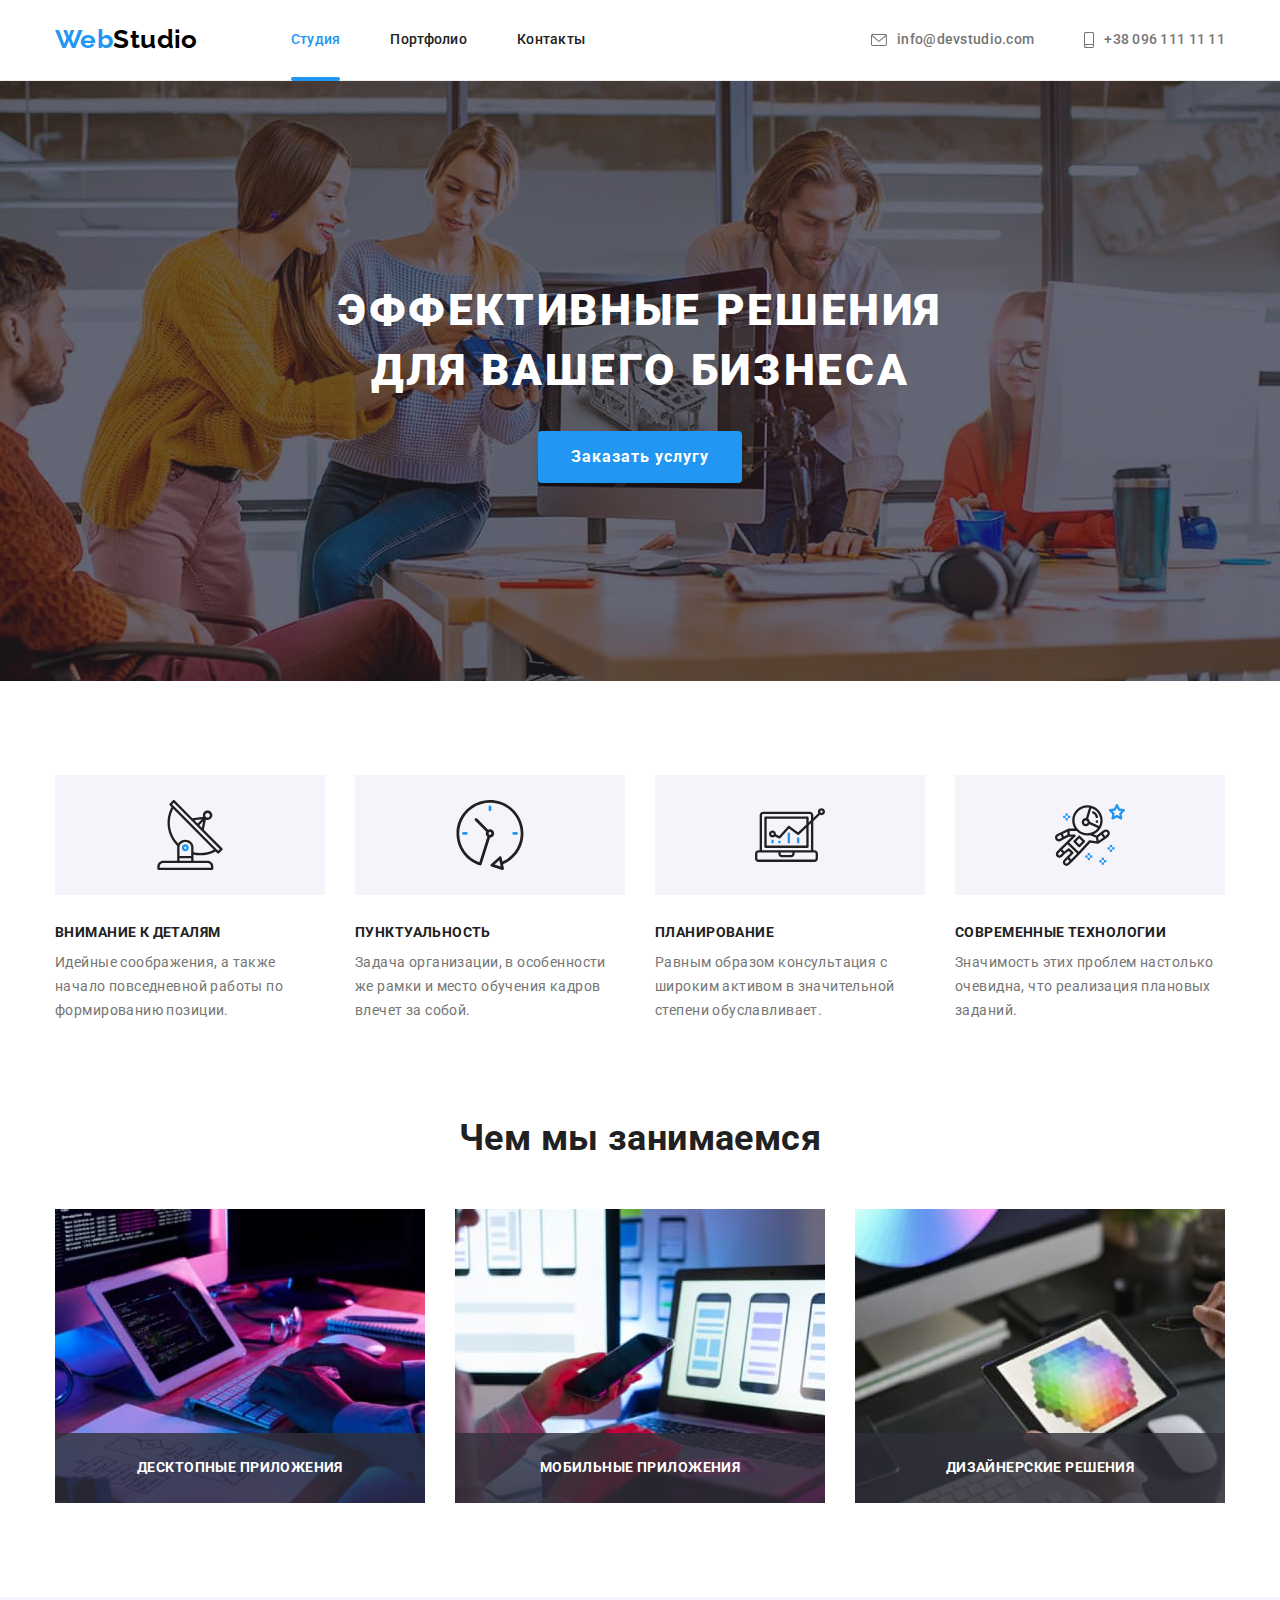
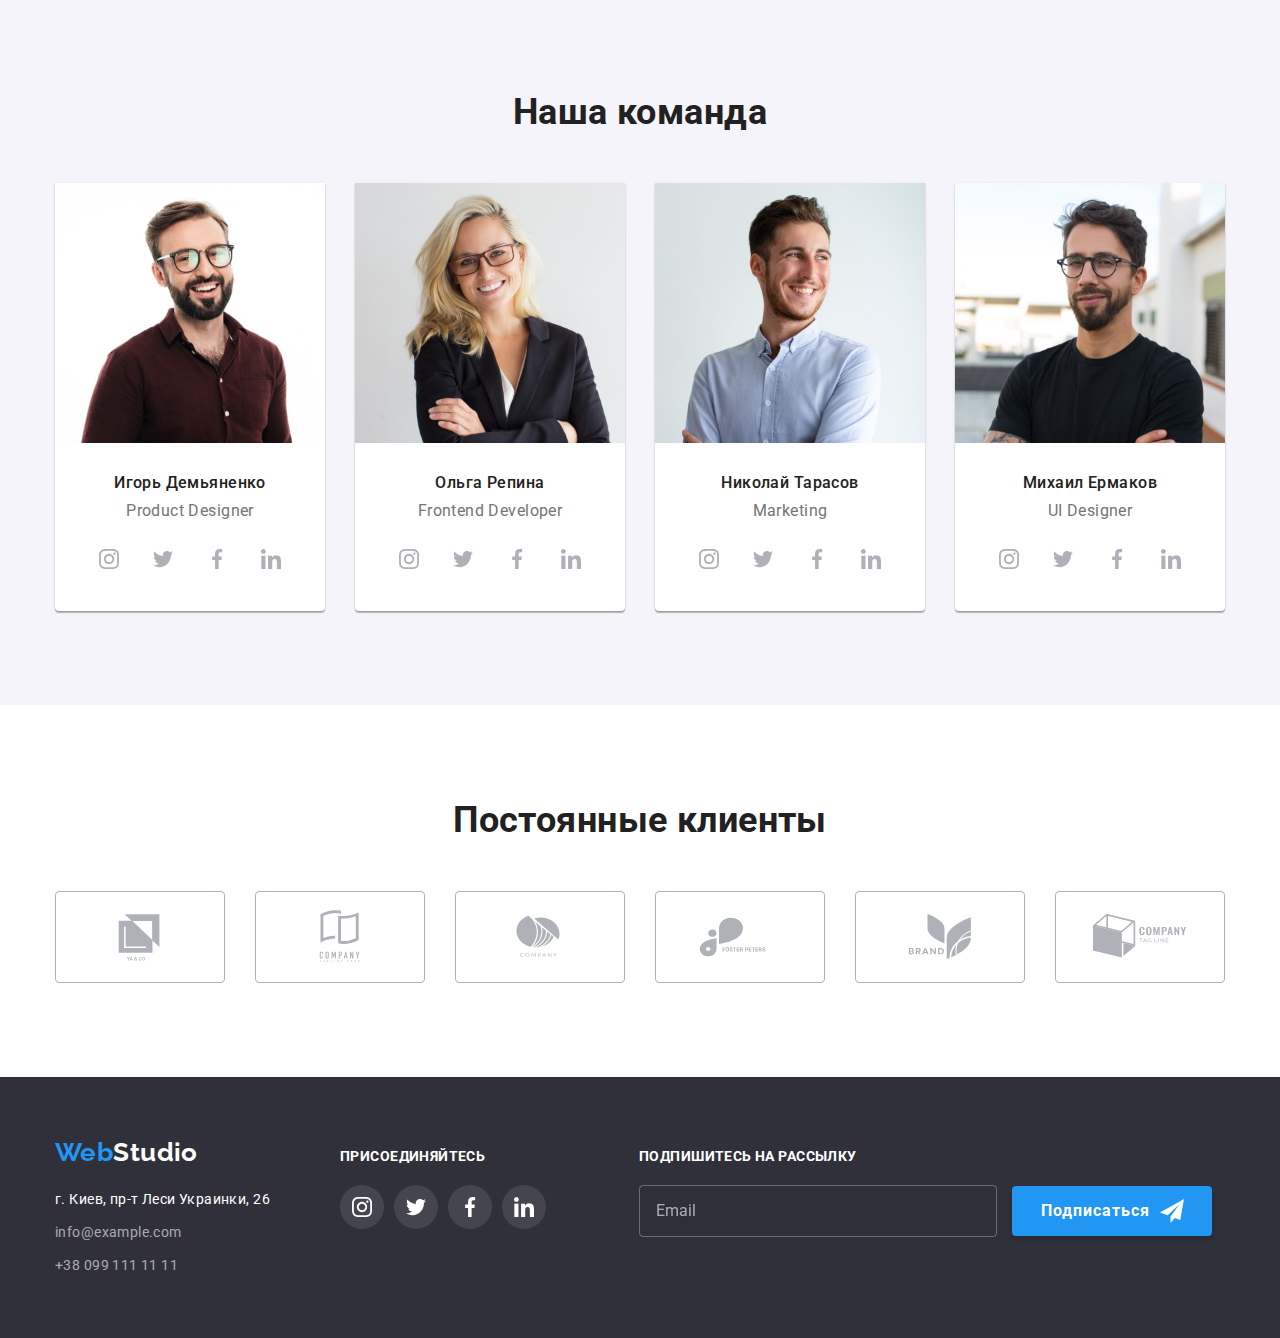
<file: index.html>
<!DOCTYPE html>
<html lang="ru">
<head>
    <meta charset="UTF-8">
    <meta http-equiv="X-UA-Compatible" content="IE=edge">
    <meta name="viewport" content="width=device-width, initial-scale=1.0">
    <title>Студия</title>
    <link href="https://fonts.googleapis.com/css2?family=Raleway:wght@700&family=Roboto:wght@400;500;700;900&display=swap"
        rel="stylesheet">
    <link rel="stylesheet" href="https://cdnjs.cloudflare.com/ajax/libs/modern-normalize/1.1.0/modern-normalize.min.css">
    <link rel="stylesheet" href="./css/styles.css">
</head>
<body>
    <header class="header">
        <div class="container">
            <nav class="nav">
                <a href="/" class="logo"><span class="web-logo">Web</span>Studio</a>
                <ul class="site-nav">
                    <li class="site-pages"><a href="./index.html" class="site-nav-items active">Студия</a></li>
                    <li class="site-pages"><a href="./portfolio.html" class="site-nav-items">Портфолио</a></li>
                    <li class="site-pages"><a href="" class="site-nav-items">Контакты</a></li>
                </ul>
            </nav>
            <ul class="contacts-nav">
                <li class="connect">
                    <a href="mailto:info@devstudio.com" class="contacts-nav-items">
                        <svg class="connect-icon" width="16" height="12">
                            <use href="./images/icons.svg#icon-envelope"></use>
                        </svg>
                    info@devstudio.com</a>
                </li>
                <li class="connect">
                    <a href="tel:+380961111111" class="contacts-nav-items">
                        <svg class="connect-icon" width="10px" height="16px">
                            <use href="./images/icons.svg#icon-smartphone"></use>
                        </svg>
                    +38 096 111 11 11</a>
                </li>
            </ul>
        </div>
    </header>
    <main>
        <!-- шапка-->
        <section class="main-section">
        <div class="container">
            <h1 class="main-section-title">Эффективные решения для вашего бизнеса</h1>
            <button type="button" class="main-button" data-modal-open>Заказать услугу</button>
        </div>
        </section>
        <!--особенности-->
        <section class="features-section">
            <div class="container">
            <!--неотображаемый заголовок-->
            <h2 class="visually-hidden">Особенности</h2>
            <ul class="features-list">
                <li class="features-list-items icon-antenna">
                    <h3 class="title">Внимание к деталям</h3>
                    <p class="features-text">Идейные соображения, а также начало повседневной работы по формированию позиции.</p>
                </li>
                <li class="features-list-items icon-clock">
                    <h3 class="title">Пунктуальность</h3>
                    <p class="features-text">Задача организации, в особенности же рамки и место обучения кадров влечет за собой.</p>
                </li>
                <li class="features-list-items icon-diagram">
                    <h3 class="title">Планирование</h3>
                    <p class="features-text">Равным образом консультация с широким активом в значительной степени обуславливает.</p>
                </li>
                <li class="features-list-items icon-astronaut">
                    <h3 class="title">Современные технологии</h3>
                    <p class="features-text">Значимость этих проблем настолько очевидна, что реализация плановых заданий.</p>
                </li>
            </ul>
            </div>
        </section>
        <!--чем мы занимаемся-->
        <section class="projects-section">
            <div class="container">
            <h2 class="section-title">Чем мы занимаемся</h2>
            <ul class="our-projects">
                <li class="our-projects-item">
                    <div class="projects-thumb">
                        <img class="our-projects-img" src="./images/web-sites.jpg" alt="Веб-сайты" width="370">
                        <p class="label">Десктопные приложения</p>
                    </div>
                </li>
                <li class="our-projects-item">
                    <div class="projects-thumb">
                        <img class="our-projects-img" src="./images/mobile-app.jpg" alt="Приложения" width="370">
                        <p class="label">Мобильные приложения</p>
                    </div>
                </li>
                <li class="our-projects-item">
                    <div class="projects-thumb">
                        <img class="our-projects-img" src="./images/design.jpg" alt="Дизайн" width="370">
                        <p class="label">Дизайнерские решения</p>
                    </div>
                </li>
            </ul>
            </div>
        </section>
        <!--наша команда-->
        <section class="team-section">
            <div class="container">
            <h2 class="section-title">Наша команда</h2>
            <ul class="team-list">
                <li class="team">
                    <img class="team-img" src="./images/igor.jpg" alt="Игорь Демьяненко" width="270">
                    <h3 class="team-list-title">Игорь Демьяненко</h3>
                    <p class="team-position">Product Designer</p>
                    <ul class="team-social-list">
                        <li class="team-social-list-item"><a href="" class="team-social-link">
                            <svg width="20" height="20" class="team-social-icon">
                                <use href="./images/icons.svg#icon-instagram"></use>
                            </svg>
                        </a></li>
                        <li class="team-social-list-item"><a href="" class="team-social-link">
                            <svg width="20px" height="20px" class="team-social-icon">
                                <use href="./images/icons.svg#icon-twitter"></use>
                            </svg>
                        </a></li>
                        <li class="team-social-list-item"><a href="" class="team-social-link">
                            <svg width="20px" height="20px" class="team-social-icon">
                                <use href="./images/icons.svg#icon-facebook"></use>
                            </svg>
                        </a></li>
                        <li class="team-social-list-item"><a href="" class="team-social-link">
                            <svg width="20px" height="20px" class="team-social-icon">
                                <use href="./images/icons.svg#icon-linkedin"></use>
                            </svg>
                        </a></li>
                    </ul>
                </li>
                <li class="team">
                    <img class="team-img" src="./images/olga.jpg" alt="Ольга Репина" width="270">
                    <h3 class="team-list-title">Ольга Репина</h3>
                    <p class="team-position">Frontend Developer</p>
                    <ul class="team-social-list">
                        <li class="team-social-list-item"><a href="" class="team-social-link">
                                <svg width="20" height="20" class="team-social-icon">
                                    <use href="./images/icons.svg#icon-instagram"></use>
                                </svg>
                            </a></li>
                        <li class="team-social-list-item"><a href="" class="team-social-link">
                                <svg width="20px" height="20px" class="team-social-icon">
                                    <use href="./images/icons.svg#icon-twitter"></use>
                                </svg>
                            </a></li>
                        <li class="team-social-list-item"><a href="" class="team-social-link">
                                <svg width="20px" height="20px" class="team-social-icon">
                                    <use href="./images/icons.svg#icon-facebook"></use>
                                </svg>
                            </a></li>
                        <li class="team-social-list-item"><a href="" class="team-social-link">
                                <svg width="20px" height="20px" class="team-social-icon">
                                    <use href="./images/icons.svg#icon-linkedin"></use>
                                </svg>
                            </a></li>
                    </ul>
                </li>
                <li class="team">
                    <img class="team-img" src="./images/nikolay.jpg" alt="Николай Тарасов" width="270">
                    <h3 class="team-list-title">Николай Тарасов</h3>
                    <p class="team-position">Marketing</p>
                    <ul class="team-social-list">
                        <li class="team-social-list-item"><a href="" class="team-social-link">
                                <svg width="20" height="20" class="team-social-icon">
                                    <use href="./images/icons.svg#icon-instagram"></use>
                                </svg>
                            </a></li>
                        <li class="team-social-list-item"><a href="" class="team-social-link">
                                <svg width="20px" height="20px" class="team-social-icon">
                                    <use href="./images/icons.svg#icon-twitter"></use>
                                </svg>
                            </a></li>
                        <li class="team-social-list-item"><a href="" class="team-social-link">
                                <svg width="20px" height="20px" class="team-social-icon">
                                    <use href="./images/icons.svg#icon-facebook"></use>
                                </svg>
                            </a></li>
                        <li class="team-social-list-item"><a href="" class="team-social-link">
                                <svg width="20px" height="20px" class="team-social-icon">
                                    <use href="./images/icons.svg#icon-linkedin"></use>
                                </svg>
                            </a></li>
                    </ul>
                </li>
                <li class="team">
                    <img class="team-img" src="./images/mikhail.jpg" alt="Михаил Ермаков" width="270">
                    <h3 class="team-list-title">Михаил Ермаков</h3>
                    <p class="team-position">UI Designer</p>
                    <ul class="team-social-list">
                        <li class="team-social-list-item"><a href="" class="team-social-link">
                                <svg width="20" height="20" class="team-social-icon">
                                    <use href="./images/icons.svg#icon-instagram"></use>
                                </svg>
                            </a></li>
                        <li class="team-social-list-item"><a href="" class="team-social-link">
                                <svg width="20px" height="20px" class="team-social-icon">
                                    <use href="./images/icons.svg#icon-twitter"></use>
                                </svg>
                            </a></li>
                        <li class="team-social-list-item"><a href="" class="team-social-link">
                                <svg width="20px" height="20px" class="team-social-icon">
                                    <use href="./images/icons.svg#icon-facebook"></use>
                                </svg>
                            </a></li>
                        <li class="team-social-list-item"><a href="" class="team-social-link">
                                <svg width="20px" height="20px" class="team-social-icon">
                                    <use href="./images/icons.svg#icon-linkedin"></use>
                                </svg>
                            </a></li>
                    </ul>
                </li>
            </ul>
            </div>
        </section>
        <!--постоянные клиенты-->
        <section class="clients-section">
            <div class="container">
                <h2 class="section-title">Постоянные клиенты</h2>
                <ul class="clients">
                    <li class="clients-item"><a href="" class="clients-link">
                        <svg class="clients-icon" width="106" height="60">
                            <use href="./images/icons.svg#icon-client-1"></use>
                        </svg>
                    </a></li>
                    <li class="clients-item"><a href="" class="clients-link">
                        <svg class="clients-icon" width="106" height="60">
                            <use href="./images/icons.svg#icon-client-2"></use>
                        </svg>
                    </a></li>
                    <li class="clients-item"><a href="" class="clients-link">
                        <svg class="clients-icon" width="106" height="60">
                            <use href="./images/icons.svg#icon-client-3"></use>
                        </svg>
                    </a></li>
                    <li class="clients-item"><a href="" class="clients-link">
                        <svg class="clients-icon" width="85" height="40">
                            <use href="./images/icons.svg#icon-client-4"></use>
                        </svg>
                    </a></li>
                    <li class="clients-item"><a href="" class="clients-link">
                        <svg class="clients-icon" width="106" height="60">
                            <use href="./images/icons.svg#icon-client-5"></use>
                        </svg>
                    </a></li>
                    <li class="clients-item"><a href="" class="clients-link">
                        <svg class="clients-icon" width="106" height="60">
                            <use href="./images/icons.svg#icon-client-6"></use>
                        </svg>
                    </a></li>
                </ul>
            </div>
        </section>
    </main>
    <footer class="footer">
        <div class="container footer-container">
            <div class="footer-connect">
                <a href="/" class="footer-logo"><span class="web-logo">Web</span>Studio</a>
                <address>
                <ul class="footer-list">
                    <li class="footer-items"><p class="footer-text">г. Киев, пр-т Леси Украинки, 26</p></li>
                    <li class="footer-items"><a href="mailto:info@example.com" class="footer-list-items">info@example.com</a></li>
                    <li class="footer-items"><a href="tel:+380991111111" class="footer-list-items">+38 099 111 11 11</a></li>
                </ul>
                </address>
            </div>
            <div class="social-network">
                <p class="social-text">Присоединяйтесь</p>
                <ul class="social-list">
                    <li class="social-list-item"><a href="" class="social-list-link">
                        <svg class="social-list-icon" width="20" height="20">
                            <use href="./images/icons.svg#icon-instagram"></use>
                        </svg>
                    </a></li>
                    <li class="social-list-item"><a href="" class="social-list-link">
                        <svg class="social-list-icon" width="20" height="20">
                            <use href="./images/icons.svg#icon-twitter"></use>
                        </svg>
                    </a></li>
                    <li class="social-list-item"><a href="" class="social-list-link">
                        <svg class="social-list-icon" width="20" height="20">
                            <use href="./images/icons.svg#icon-facebook"></use>
                        </svg>
                    </a></li>
                    <li class="social-list-item"><a href="" class="social-list-link">
                        <svg class="social-list-icon" width="20" height="20">
                            <use href="./images/icons.svg#icon-linkedin"></use>
                        </svg>
                    </a></li>
                </ul>
            </div>
            <div class="footer-subscribe">
                <p class="footer-subscribe-text">Подпишитесь на рассылку</p>
                <form name="subscribe-form">
                    <label for="subscribe-email" class="subscribe-label"></label>
                    <input type="email" name="subscribe-email" id="subscribe-email" placeholder="Email" class="subscribe-input">
                    <button class="subscribe-btn" type="submit">
                        <span class="subscribe-text">Подписаться</span>
                        <svg class="subscribe-icon" width="24" height="24">
                            <use href="./images/icons.svg#icon-send"></use>
                        </svg>
                    </button>                  
                </form>
            </div>
        </div>
    </footer>
    <div class="backdrop is-hidden" data-modal>
        <div class="modal">
            <button class="close-button" data-modal-close>
                <svg class="icon-close-black" width="18" height="18">
                    <use href="./images/icons.svg#icon-close-black"></use>
                </svg>
            </button>
            <form class="form" autocomplete="off">
                <p class="form-title">Оставьте свои данные, мы вам перезвоним</p>
                <div class="form-field">
                    <label class="form-label" for="name">Имя</label>
                    <input class="form-input" type="text" name="name" id="name">
                    <svg class="form-icon" width="18" height="18">
                        <use href="./images/icons.svg#icon-person"></use>
                    </svg>
                </div>
                <div class="form-field">
                    <label class="form-label" for="tel">Телефон</label>
                    <input class="form-input" type="tel" name="tel" id="tel">
                    <svg class="form-icon" width="18" height="18">
                        <use href="./images/icons.svg#icon-phone"></use>
                    </svg>
                </div>
                <div class="form-field">
                    <label class="form-label" for="mail">Почта</label>
                    <input class="form-input" type="email" name="email" id="mail">
                    <svg class="form-icon" width="18" height="18">
                        <use href="./images/icons.svg#icon-email"></use>
                    </svg>
                </div>
                <div class="form-field">
                    <label class="form-label" for="comment">Комментарий</label>
                    <textarea class="form-input" name="comment" rows="6" placeholder="Введите текст" id="comment"></textarea>
                </div>
                <label class="check-label">
                    <input class="checkbox visually-hidden" type="checkbox" name="check" value="Соглашаюсь с рассылкой">
                    <span class="check-icon"></span>
                    <span class="check-text">Соглашаюсь с рассылкой и принимаю</span>
                    <a href="" class="check-link">Условия договора</a>
                </label>
                <button type="submit" class="main-button">Отправить</button>
            </form>
        </div>
    </div>
    <script src="./js/modal.js"></script>
</body>
</html>
</file>
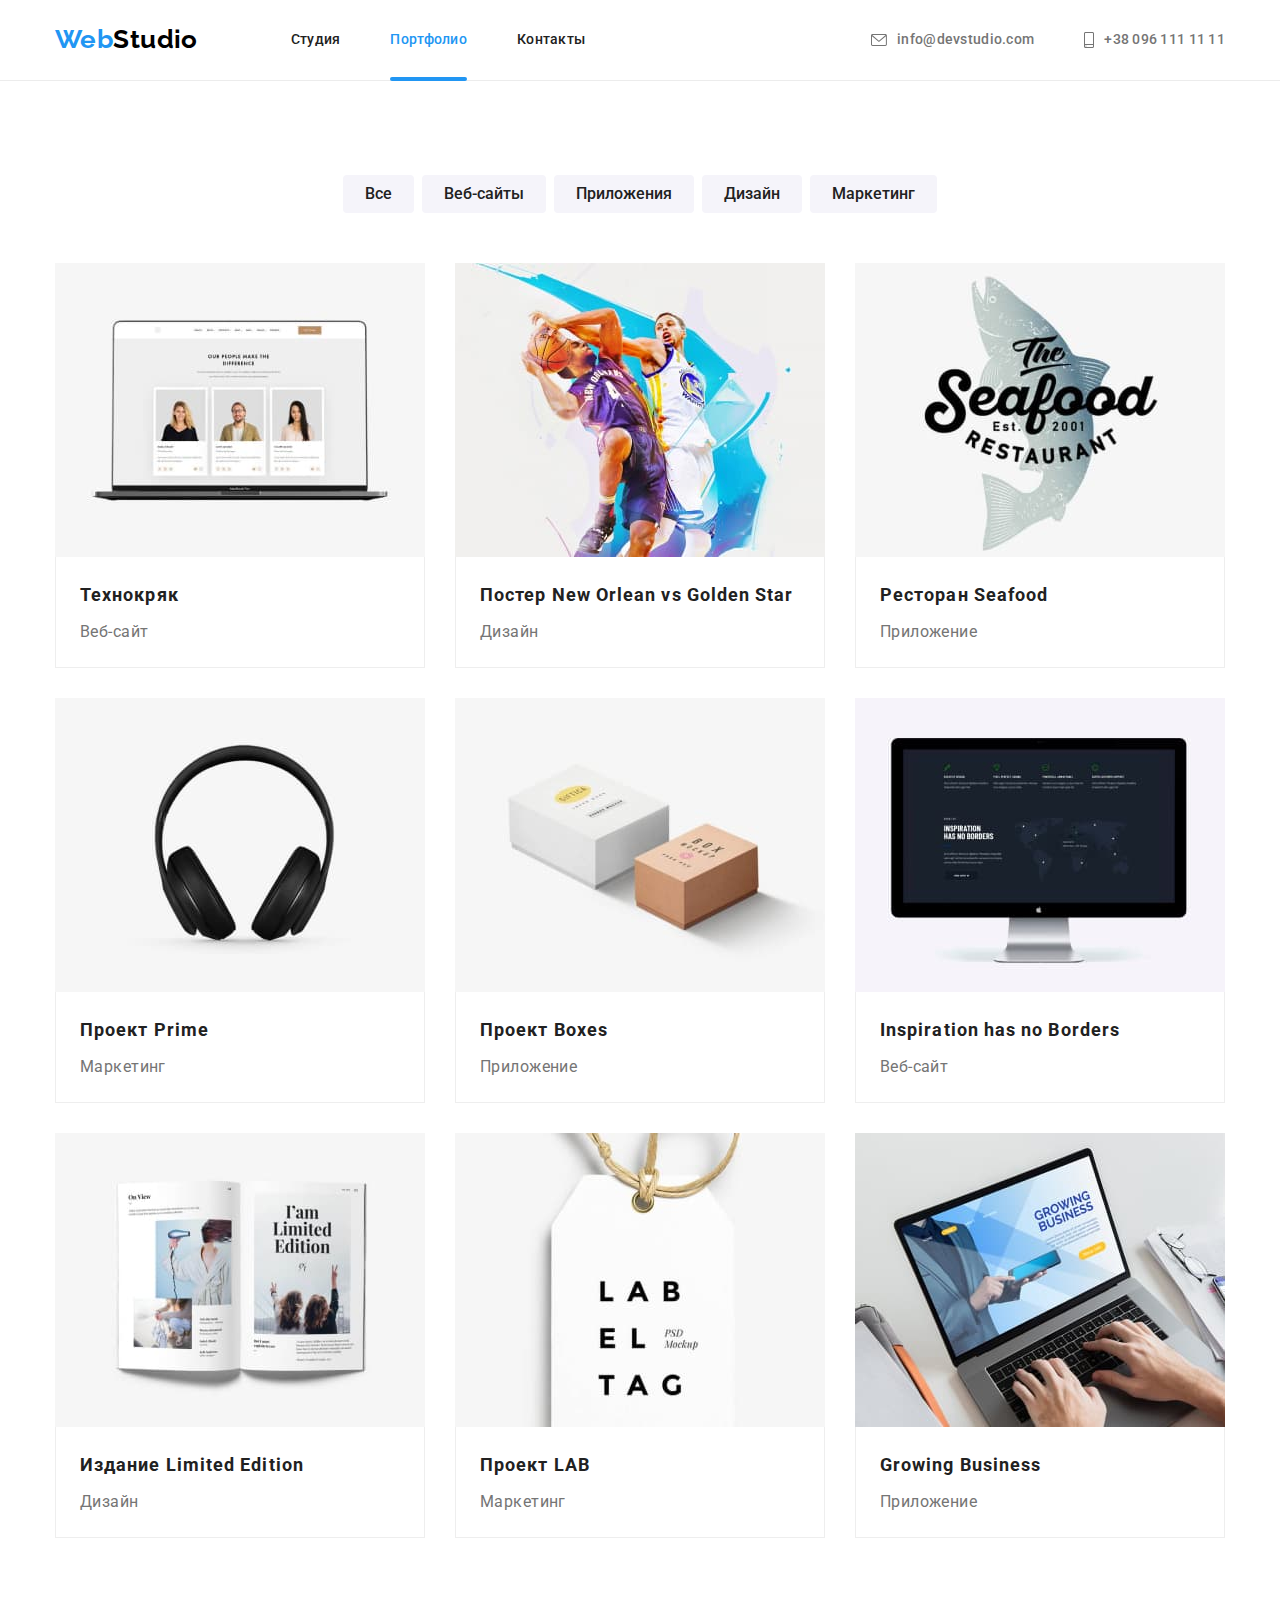
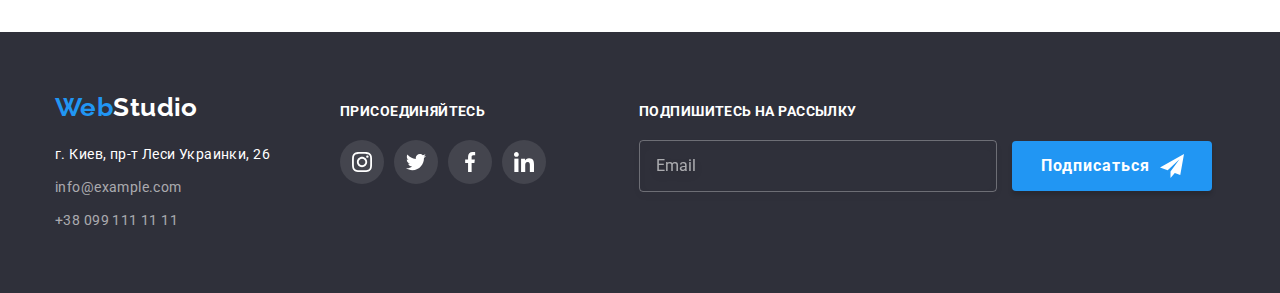
<file: portfolio.html>
<!DOCTYPE html>
<html lang="ru">
<head>
    <meta charset="UTF-8">
    <meta http-equiv="X-UA-Compatible" content="IE=edge">
    <meta name="viewport" content="width=device-width, initial-scale=1.0">
    <title>Портфолио</title>
    <link href="https://fonts.googleapis.com/css2?family=Raleway:wght@700&family=Roboto:wght@400;500;700;900&display=swap"
        rel="stylesheet">
    <link rel="stylesheet" href="https://cdnjs.cloudflare.com/ajax/libs/modern-normalize/1.1.0/modern-normalize.min.css">
    <link rel="stylesheet" href="./css/styles.css">
</head>
<body>
    <header class="header">
        <div class="container">
            <nav class="nav">
                <a href="/" class="logo"><span class="web-logo">Web</span>Studio</a>
                <ul class="site-nav">
                    <li class="site-pages"><a href="./index.html" class="site-nav-items">Студия</a></li>
                    <li class="site-pages"><a href="./portfolio.html" class="site-nav-items active">Портфолио</a></li>
                    <li class="site-pages"><a href="" class="site-nav-items">Контакты</a></li>
                </ul>
            </nav>
            <ul class="contacts-nav">
                <li class="connect">
                    <a href="mailto:info@devstudio.com" class="contacts-nav-items">
                        <svg class="connect-icon" width="16" height="12">
                            <use href="./images/icons.svg#icon-envelope"></use>
                        </svg>
                        info@devstudio.com</a>
                </li>
                <li class="connect">
                    <a href="tel:+380961111111" class="contacts-nav-items">
                        <svg class="connect-icon" width="10px" height="16px">
                            <use href="./images/icons.svg#icon-smartphone"></use>
                        </svg>
                        +38 096 111 11 11</a>
                </li>
            </ul>
        </div>
    </header>
    <main>
        <section class="section-portfolio">
            <div class="container">
            <!--неотображаемый заголовок-->
            <h1 class="visually-hidden">Список проектов</h1>
            <ul class="button-list">
                <li class="projects-button-item"><button type="button" class="projects-button">Все</button></li>
                <li class="projects-button-item"><button type="button" class="projects-button">Веб-сайты</button></li>
                <li class="projects-button-item"><button type="button" class="projects-button">Приложения</button></li>
                <li class="projects-button-item"><button type="button" class="projects-button">Дизайн</button></li>
                <li class="projects-button-item"><button type="button" class="projects-button">Маркетинг</button></li>
            </ul>
            </div>
            <div class="container">
            <ul class="projects-list">
                <li class="projects-item">
                    <a href="" class="projects-link">
                    <div class="position-img">
                        <img class="projects-img" src="./images/project-1.jpg" alt="Веб-сайт Технокряк" width="370">
                        <p class="position-overlay">Ресурс предлагает комплексные предложения с разным уровнем функционала и сервисов. Все это позволит посетителю получить исчерпывающие сведения о компании или частном лице.</p>
                    </div>
                    <div class="card-bot">
                        <h2 class="projects-title">Технокряк</h2>
                        <p class="project-category">Веб-сайт</p>
                    </div>
                    </a>
                </li>
                <li class="projects-item">
                    <a href="" class="projects-link">
                    <div class="position-img">
                        <img class="projects-img" src="./images/project-2.jpg" alt="Постер New Orlean vs Golden Star" width="370">
                        <p class="position-overlay">Описание проекта №2</p>
                    </div>
                    <div class="card-bot">
                        <h2 class="projects-title">Постер New Orlean vs Golden Star</h2>
                        <p class="project-category">Дизайн</p>
                    </div>
                    </a>
                </li>
                <li class="projects-item">
                    <a href="" class="projects-link">
                    <div class="position-img">
                        <img class="projects-img" src="./images/project-3.jpg" alt="Ресторан Seafood" width="370">
                        <p class="position-overlay">Описание проекта №3</p>
                    </div>
                    <div class="card-bot">
                        <h2 class="projects-title">Ресторан Seafood</h2>
                        <p class="project-category">Приложение</p>
                    </div>
                    </a>
                </li>
                <li class="projects-item">
                    <a href="" class="projects-link">
                    <div class="position-img">
                        <img class="projects-img" src="./images/project-4.jpg" alt="Проект Prime" width="370">
                        <p class="position-overlay">Описание проекта №4</p>
                    </div>
                    <div class="card-bot">
                        <h2 class="projects-title">Проект Prime</h2>
                        <p class="project-category">Маркетинг</p>
                    </div>
                    </a>
                </li>
                <li class="projects-item">
                    <a href="" class="projects-link">
                    <div class="position-img">
                        <img class="projects-img" src="./images/project-5.jpg" alt="Проект Boxes" width="370">
                        <p class="position-overlay">Описание проекта №5</p>
                    </div>
                    <div class="card-bot">
                        <h2 class="projects-title">Проект Boxes</h2>
                        <p class="project-category">Приложение</p>
                    </div>
                    </a>
                </li>
                <li class="projects-item">
                    <a href="" class="projects-link">
                    <div class="position-img">
                        <img class="projects-img" src="./images/project-6.jpg" alt="Веб-сайт Inspiration has no Borders" width="370">
                        <p class="position-overlay">Описание проекта №6</p>
                    </div>
                    <div class="card-bot">
                        <h2 class="projects-title">Inspiration has no Borders</h2>
                        <p class="project-category">Веб-сайт</p>
                    </div>
                    </a>
                </li>
                <li class="projects-item">
                    <a href="" class="projects-link">
                    <div class="position-img">
                        <img class="projects-img" src="./images/project-7.jpg" alt="Издание Limited Edition" width="370">
                        <p class="position-overlay">Описание проекта №7</p>
                    </div>
                    <div class="card-bot">
                        <h2 class="projects-title">Издание Limited Edition</h2>
                        <p class="project-category">Дизайн</p>
                    </div>
                    </a>
                </li>
                <li class="projects-item">
                    <a href="" class="projects-link">
                    <div class="position-img">
                        <img class="projects-img" src="./images/project-8.jpg" alt="Проект LAB" width="370">
                        <p class="position-overlay">Описание проекта №8</p>
                    </div>
                    <div class="card-bot">
                        <h2 class="projects-title">Проект LAB</h2>
                        <p class="project-category">Маркетинг</p>
                    </div>
                    </a>
                </li>
                <li class="projects-item">
                    <a href="" class="projects-link">
                    <div class="position-img">
                        <img class="projects-img" src="./images/project-9.jpg" alt="Growing Business" width="370">
                        <p class="position-overlay">Описание проекта №9</p>
                    </div>
                    <div class="card-bot">
                        <h2 class="projects-title">Growing Business</h2>
                        <p class="project-category">Приложение</p>
                    </div>
                    </a>
                </li>
            </ul>
            </div>
        </section>
    </main>
    <footer class="footer">
        <div class="container footer-container">
            <div class="footer-connect">
                <a href="/" class="footer-logo"><span class="web-logo">Web</span>Studio</a>
                <address>
                    <ul class="footer-list">
                        <li class="footer-items">
                            <p class="footer-text">г. Киев, пр-т Леси Украинки, 26</p>
                        </li>
                        <li class="footer-items"><a href="mailto:info@example.com"
                                class="footer-list-items">info@example.com</a></li>
                        <li class="footer-items"><a href="tel:+380991111111" class="footer-list-items">+38 099 111 11
                                11</a></li>
                    </ul>
                </address>
            </div>
            <div class="social-network">
                <p class="social-text">Присоединяйтесь</p>
                <ul class="social-list">
                    <li class="social-list-item"><a href="" class="social-list-link">
                            <svg class="social-list-icon" width="20" height="20">
                                <use href="./images/icons.svg#icon-instagram"></use>
                            </svg>
                        </a></li>
                    <li class="social-list-item"><a href="" class="social-list-link">
                            <svg class="social-list-icon" width="20" height="20">
                                <use href="./images/icons.svg#icon-twitter"></use>
                            </svg>
                        </a></li>
                    <li class="social-list-item"><a href="" class="social-list-link">
                            <svg class="social-list-icon" width="20" height="20">
                                <use href="./images/icons.svg#icon-facebook"></use>
                            </svg>
                        </a></li>
                    <li class="social-list-item"><a href="" class="social-list-link">
                            <svg class="social-list-icon" width="20" height="20">
                                <use href="./images/icons.svg#icon-linkedin"></use>
                            </svg>
                        </a></li>
                </ul>
            </div>
            <div class="footer-subscribe">
                <p class="footer-subscribe-text">Подпишитесь на рассылку</p>
                <form name="subscribe-form">
                    <label for="subscribe-email" class="subscribe-label"></label>
                    <input type="email" name="subscribe-email" id="subscribe-email" placeholder="Email" class="subscribe-input">
                    <button class="subscribe-btn" type="submit">
                        <span class="subscribe-text">Подписаться</span>
                        <svg class="subscribe-icon" width="24" height="24">
                            <use href="./images/icons.svg#icon-send"></use>
                        </svg>
                    </button>
                </form>
            </div>
        </div>
    </footer>
</body>
</html>
</file>
<file: css/styles.css>
:root {
  --primary-text-color: #757575;
  --title-text-color: #212121;
  --accent-color: #2196f3;
  --main-background-color: #ffffff;
  --team-background-color: #f5f4fa;
  --footer-background-color: #2f303a;
  --black-color: #000000;
  --main-button-hovbgc: #188ce8;
  --white-color: #ffffff;
  --icon-color: #afb1b8;
}
p,
h1,
h2,
h3,
h4,
h5,
h6 {
  margin: 0;
}
ul {
  margin: 0;
  padding-left: 0;
  list-style: none;
}
a {
  text-decoration: none;
}
body {
  color: var(--primary-text-color);
  background-color: var(--main-background-color);
  font-family: Roboto, sans-serif;
  font-size: 14px;
  letter-spacing: 0.03em;
}
.container {
  width: 1200px;
  margin-left: auto;
  margin-right: auto;
  padding-left: 15px;
  padding-right: 15px;
}
.visually-hidden {
  position: absolute;
  width: 1px;
  height: 1px;
  margin: -1px;
  border: 0;
  padding: 0;
  white-space: nowrap;
  clip-path: inset(100%);
  clip: rect(0 0 0 0);
  overflow: hidden;
}
.header {
  border-bottom: 1px solid #ececec;
}
.header .container {
  display: flex;
}
.nav {
  display: flex;
}
.logo {
  color: var(--black-color);
  font-family: 'Raleway', sans-serif;
  font-weight: 700;
  font-size: 26px;
  line-height: 1.2;
  display: inline-block;
  padding-top: 24px;
  padding-bottom: 25px;
  margin-right: 93px;
}
.web-logo {
  color: var(--accent-color);
  font-family: 'Raleway', sans-serif;
  font-weight: 700;
  font-size: 26px;
  line-height: 1.2;
}
.site-nav {
  position: relative;
  display: flex;
}
.site-nav-items {
  color: var(--title-text-color);
  font-weight: 500;
  line-height: 1.14;
  letter-spacing: 0.02em;
  display: block;
  padding-top: 32px;
  padding-bottom: 32px;
  transition-property: color;
  transition-duration: 250ms;
  transition-timing-function: cubic-bezier(0.4, 0, 0.2, 1);
}
.site-nav-items:hover,
.site-nav-items:focus {
  color: var(--accent-color);
}
.site-pages {
  position: relative;
}
.site-pages:not(:last-child) {
  margin-right: 50px;
}
.active {
  color: var(--accent-color);
}
.active::after {
  content: '';
  position: absolute;
  left: 0;
  bottom: -1px;
  width: 100%;
  height: 4px;
  background-color: var(--accent-color);
  border-radius: 2px;
}
.contacts {
  margin-left: auto;
}
.contacts-nav {
  padding-top: 32px;
  padding-bottom: 32px;
  display: flex;
  margin-left: auto;
}
.contacts-nav-items {
  color: var(--primary-text-color);
  font-weight: 500;
  line-height: 1.14;
  letter-spacing: 0.02em;
  display: flex;
  align-items: center;
  justify-content: center;
  transition-property: color;
  transition-duration: 250ms;
  transition-timing-function: cubic-bezier(0.4, 0, 0.2, 1);
}
.contacts-nav-items:hover,
.contacts-nav-items:focus {
  color: var(--accent-color);
}
.connect:not(:last-child) {
  margin-right: 50px;
}
.connect-icon {
  fill: var(--primary-text-color);
  margin-right: 10px;
  transition-property: fill;
  transition-duration: 250ms;
  transition-timing-function: cubic-bezier(0.4, 0, 0.2, 1);
}
.contacts-nav-items:hover .connect-icon,
.contacts-nav-items:focus .connect-icon {
  fill: var(--accent-color);
}
.main-section {
  max-width: 1600px;
  height: 600px;
  margin-left: auto;
  margin-right: auto;
  padding-top: 200px;
  padding-bottom: 200px;
  background-image: linear-gradient(rgba(47, 48, 58, 0.4), rgba(47, 48, 58, 0.4)),
    url(../images/main-background.jpg);
  background-position: center;
  background-color: #c4c4c4;
}
.main-section-title {
  color: var(--white-color);
  text-transform: uppercase;
  font-weight: 900;
  font-size: 44px;
  line-height: 1.36;
  letter-spacing: 0.06em;
  text-align: center;
  width: 696px;
  margin-right: auto;
  margin-left: auto;
}
.main-button {
  color: var(--white-color);
  background-color: var(--accent-color);
  cursor: pointer;
  font-weight: 700;
  font-size: 16px;
  line-height: 1.875;
  letter-spacing: 0.06em;
  min-width: 200px;
  border: 1px solid transparent;
  box-shadow: 0px 4px 4px rgba(0, 0, 0, 0.15);
  border-radius: 4px;
  padding: 10px 32px;
  text-align: center;
  margin-left: auto;
  margin-right: auto;
  margin-top: 30px;
  display: block;
  transition-property: color, background-color;
  transition-duration: 250ms;
  transition-timing-function: cubic-bezier(0.4, 0, 0.2, 1);
}
.main-button:hover,
.main-button:focus {
  color: var(--white-color);
  background-color: var(--main-button-hovbgc);
}
.section-title {
  color: var(--title-text-color);
  font-weight: 700;
  font-size: 36px;
  line-height: 1.17;
  text-align: center;
  margin-bottom: 50px;
}
.features-section {
  padding-top: 94px;
  padding-bottom: 47px;
}
.features-list {
  display: flex;
}
.features-list-items {
  width: 270px;
}
.features-list-items:not(:last-child) {
  margin-right: 30px;
}
.features-list-items::before {
  content: '';
  display: block;
  height: 120px;
  background-repeat: no-repeat;
  background-position: center;
  background-color: var(--team-background-color);
  margin-bottom: 30px;
}
.icon-antenna::before {
  content: '';
  background-image: url(../images/antenna.svg);
}
.icon-clock::before {
  content: '';
  background-image: url(../images/clock.svg);
}
.icon-diagram::before {
  content: '';
  background-image: url(../images/diagram.svg);
}
.icon-astronaut::before {
  content: '';
  background-image: url(../images/astronaut.svg);
}
.title {
  color: var(--title-text-color);
  text-transform: uppercase;
  font-weight: 700;
  font-size: 14px;
  line-height: 1.14;
  margin-bottom: 10px;
}
.features-text {
  line-height: 1.71;
}
.projects-section {
  padding-top: 47px;
  padding-bottom: 94px;
}
.our-projects {
  display: flex;
}
.our-projects-item:not(:last-child) {
  margin-right: 30px;
}
.our-projects-img {
  display: block;
  max-width: 100%;
  height: auto;
}
.projects-thumb {
  position: relative;
  overflow: hidden;
}
.label {
  display: flex;
  position: absolute;
  bottom: 0;
  left: 0;
  margin: 0;
  justify-content: center;
  align-items: center;
  width: 100%;
  height: 70px;
  background-color: rgba(47, 48, 58, 0.8);
  font-weight: 700;
  line-height: 1.14;
  text-transform: uppercase;
  color: var(--white-color);
}
.team-section {
  background-color: var(--team-background-color);
  padding-top: 94px;
  padding-bottom: 94px;
}
.team-list {
  display: flex;
}
.team {
  background-color: var(--main-background-color);
  box-shadow: 0px 1px 3px rgba(0, 0, 0, 0.12), 0px 1px 1px rgba(0, 0, 0, 0.14),
    0px 2px 1px rgba(0, 0, 0, 0.2);
  border-radius: 0px 0px 4px 4px;
}
.team:not(:last-child) {
  margin-right: 30px;
}
.team-list-title {
  color: var(--title-text-color);
  font-weight: 500;
  font-size: 16px;
  line-height: 1.19;
  text-align: center;
  margin-top: 30px;
  margin-bottom: 10px;
}
.team-position {
  font-size: 16px;
  line-height: 1.18;
  text-align: center;
  margin-bottom: 16px;
}
.team-img {
  display: block;
  max-width: 100%;
  height: auto;
}
.team-social-list {
  display: flex;
  margin-bottom: 30px;
  justify-content: center;
}
.team-social-list-item {
  width: 44px;
  height: 44px;
}
.team-social-list-item:not(:last-child) {
  margin-right: 10px;
}
.team-social-link {
  width: 100%;
  height: 100%;
  background-color: var(--main-background-color);
  border-radius: 50%;
  display: flex;
  align-items: center;
  justify-content: center;
  transition-property: background-color;
  transition-duration: 250ms;
  transition-timing-function: cubic-bezier(0.4, 0, 0.2, 1);
}
.team-social-link:hover,
.team-social-link:focus {
  background-color: var(--accent-color);
}
.team-social-icon {
  fill: var(--icon-color);
  transition-property: fill;
  transition-duration: 250ms;
  transition-timing-function: cubic-bezier(0.4, 0, 0.2, 1);
}
.team-social-link:hover .team-social-icon,
.team-social-link:focus .team-social-icon {
  fill: var(--white-color);
}
.clients-section {
  padding-top: 94px;
  padding-bottom: 94px;
}
.clients {
  display: flex;
}
.clients-item {
  width: 170px;
  height: 92px;
}
.clients-item:not(:last-child) {
  margin-right: 30px;
}
.clients-link {
  display: flex;
  align-items: center;
  justify-content: center;
  width: 100%;
  height: 100%;
  border: 1px solid var(--icon-color);
  border-radius: 4px;
  transition-property: border;
  transition-duration: 250ms;
  transition-timing-function: cubic-bezier(0.4, 0, 0.2, 1);
}
.clients-link:hover,
.clients-link:focus {
  border: 1px solid var(--accent-color);
}
.clients-icon {
  fill: var(--icon-color);
  transition-property: fill;
  transition-duration: 250ms;
  transition-timing-function: cubic-bezier(0.4, 0, 0.2, 1);
}
.clients-link:hover .clients-icon,
.clients-link:focus .clients-icon {
  fill: var(--accent-color);
}
.footer {
  background-color: var(--footer-background-color);
  padding-top: 60px;
  padding-bottom: 60px;
}
.footer-logo {
  color: var(--white-color);
  font-family: 'Raleway';
  font-weight: 700;
  font-size: 26px;
  line-height: 1.2;
  margin-bottom: 20px;
  display: inline-block;
}
.footer-text {
  color: var(--white-color);
  font-style: normal;
  line-height: 1.71;
}
.footer-list-items {
  color: rgba(255, 255, 255, 0.6);
  font-style: normal;
  line-height: 1.71;
  transition-property: color;
  transition-duration: 250ms;
  transition-timing-function: cubic-bezier(0.4, 0, 0.2, 1);
}
.footer-list-items:hover,
.footer-list-items:focus {
  color: var(--accent-color);
}
.footer-items:not(:last-child) {
  margin-bottom: 9px;
}
.footer-container {
  display: flex;
  align-items: baseline;
}
.social-network {
  margin-left: 70px;
}
.social-text {
  font-weight: 700;
  line-height: 1.14;
  text-transform: uppercase;
  color: var(--white-color);
  margin-bottom: 20px;
}
.social-list {
  display: flex;
}
.social-list-item {
  width: 44px;
  height: 44px;
}
.social-list-item:not(:last-child) {
  margin-right: 10px;
}
.social-list-link {
  width: 100%;
  height: 100%;
  background-color: rgba(255, 255, 255, 0.1);
  border-radius: 50%;
  display: flex;
  justify-content: center;
  align-items: center;
  fill: var(--white-color);
  transition-property: background-color;
  transition-duration: 250ms;
  transition-timing-function: cubic-bezier(0.4, 0, 0.2, 1);
}
.social-list-link:hover,
.social-list-link:focus {
  background-color: var(--accent-color);
}

/* Portfolio */
.section-portfolio {
  padding-top: 94px;
  padding-bottom: 94px;
}
.button-list {
  display: flex;
  justify-content: center;
  margin-bottom: 50px;
}
.projects-list {
  display: flex;
  flex-wrap: wrap;
  margin-left: -30px;
  margin-top: -30px;
}
.projects-item {
  flex-basis: calc(100% / 3 - 30px);
  margin-left: 30px;
  margin-top: 30px;
}
.projects-link {
  display: block;
  transition-property: box-shadow;
  transition-duration: 250ms;
  transition-timing-function: cubic-bezier(0.4, 0, 0.2, 1);
}
.projects-link:hover,
.projects-link:focus {
  box-shadow: 0px 1px 1px rgba(0, 0, 0, 0.12), 0px 4px 4px rgba(0, 0, 0, 0.06),
    1px 4px 6px rgba(0, 0, 0, 0.16);
}
.projects-img {
  display: block;
  max-width: 100%;
  height: auto;
}
.projects-title {
  color: var(--title-text-color);
  font-weight: 700;
  font-size: 18px;
  line-height: 2;
  letter-spacing: 0.06em;
  margin-bottom: 4px;
}
.card-bot {
  border-bottom: 1px solid #eeeeee;
  border-left: 1px solid #eeeeee;
  border-right: 1px solid #eeeeee;
  padding-left: 24px;
  padding-top: 20px;
  padding-bottom: 20px;
}
.projects-button {
  color: var(--title-text-color);
  background-color: var(--team-background-color);
  cursor: pointer;
  font-weight: 500;
  font-size: 16px;
  line-height: 1.625;
  padding: 6px 22px;
  border-radius: 4px;
  border: transparent;
  transition-property: color, background-color, box-shadow;
  transition-duration: 250ms;
  transition-timing-function: cubic-bezier(0.4, 0, 0.2, 1);
}
.projects-button:hover,
.projects-button:focus {
  color: var(--main-background-color);
  background-color: var(--accent-color);
  box-shadow: 0px 3px 1px rgba(0, 0, 0, 0.1), 0px 1px 2px rgba(0, 0, 0, 0.08),
    0px 2px 2px rgba(0, 0, 0, 0.12);
}
.projects-button-item:not(:last-child) {
  margin-right: 8px;
}
.project-category {
  color: var(--primary-text-color);
  font-size: 16px;
  line-height: 1.875;
}
.position-img {
  position: relative;
  overflow: hidden;
}
.position-overlay {
  position: absolute;
  overflow: hidden;
  top: 0;
  left: 0;
  width: 100%;
  height: 100%;
  background-color: rgba(33, 150, 243, 0.9);
  font-size: 18px;
  line-height: 1.55;
  color: var(--white-color);
  padding: 63px 24px;
  transform: translateY(101%);
  transition-property: transform;
  transition-duration: 250ms;
  transition-timing-function: cubic-bezier(0.4, 0, 0.2, 1);
}
.projects-link:hover .position-overlay,
.projects-link:focus .position-overlay {
  transform: translateY(0);
}
.footer-subscribe {
  margin-left: 93px;
}
.footer-subscribe-text {
  font-weight: 700;
  line-height: 1.14;
  text-transform: uppercase;
  color: var(--white-color);
  margin-bottom: 20px;
}
.subscribe-input {
  min-width: 358px;
  padding-top: 15px;
  padding-bottom: 15px;
  padding-left: 16px;
  margin-right: 12px;
  background-color: transparent;
  border: 1px solid rgba(255, 255, 255, 0.3);
  filter: drop-shadow(0px 4px 4px rgba(0, 0, 0, 0.15));
  border-radius: 4px;
  color: var(--white-color);
  font-size: 16px;
  line-height: 1.25;
}
.subscribe-input::placeholder {
  font-size: 16px;
  line-height: 1.25;
  color: rgba(255, 255, 255, 0.6);
}
.subscribe-btn {
  min-width: 200px;
  height: 50px;
  background-color: var(--accent-color);
  box-shadow: 0px 4px 4px rgba(0, 0, 0, 0.15);
  border-radius: 4px;
  padding-left: auto;
  padding-right: auto;
  cursor: pointer;
  border: none;
  display: inline-flex;
  justify-content: center;
  align-items: center;
  transition-property: background-color;
  transition-duration: 250ms;
  transition-timing-function: cubic-bezier(0.4, 0, 0.2, 1);
}
.subscribe-btn:hover,
.subscribe-btn:focus {
  background-color: var(--main-button-hovbgc);
}
.subscribe-text {
  margin-right: 10px;
  font-weight: 700;
  font-size: 16px;
  line-height: 1.875;
  letter-spacing: 0.06em;
  color: var(--white-color);
}
.subscribe-icon {
  fill: var(--white-color);
}
.backdrop {
  position: fixed;
  top: 0;
  left: 0;
  width: 100%;
  height: 100%;
  background-color: rgba(0, 0, 0, 0.2);
  opacity: 1;
  transition-property: opacity;
  transition-duration: 250ms;
  transition-timing-function: cubic-bezier(0.4, 0, 0.2, 1);
}
.backdrop.is-hidden {
  opacity: 0;
  pointer-events: none;
}
.backdrop.is-hidden .modal {
  transform: translate(-50%, -50%) scale(0.9);
  opacity: 0;
}
.modal {
  position: absolute;
  top: 50%;
  left: 50%;
  transform: translate(-50%, -50%) scale(1);
  width: 528px;
  height: 581px;
  background-color: var(--main-background-color);
  box-shadow: 0px 1px 3px rgba(0, 0, 0, 0.12), 0px 1px 1px rgba(0, 0, 0, 0.14),
    0px 2px 1px rgba(0, 0, 0, 0.2);
  border-radius: 4px;
  opacity: 1;
  transition-property: transform, opacity;
  transition-duration: 250ms;
  transition-timing-function: cubic-bezier(0.4, 0, 0.2, 1);
}
.close-button {
  position: absolute;
  top: 8px;
  right: 8px;
  width: 30px;
  height: 30px;
  border-radius: 50%;
  border: 1px solid rgba(0, 0, 0, 0.1);
  background-color: var(--main-background-color);
  cursor: pointer;
  display: flex;
  align-items: center;
  justify-content: center;
  transition-property: fill;
  transition-duration: 250ms;
  transition-timing-function: cubic-bezier(0.4, 0, 0.2, 1);
}
.close-button:hover,
.close-button:focus {
  fill: var(--accent-color);
}
.form {
  width: 100%;
  padding: 40px;
}
.form-title {
  margin-bottom: 12px;
  font-weight: 700;
  font-size: 20px;
  line-height: 1.15;
  text-align: center;
  color: var(--title-text-color);
}
.form-field {
  position: relative;
  display: flex;
  flex-direction: column;
}
.form-field:not(:last-child) {
  margin-bottom: 10px;
}
.form-field:last-child {
  margin-bottom: 20px;
}
.form-input {
  padding-top: 12px;
  padding-bottom: 12px;
  padding-left: 42px;
  padding-right: 12px;
  border: 1px solid rgba(33, 33, 33, 0.2);
  border-radius: 4px;
  cursor: pointer;
  resize: none;
  transition-property: border;
  transition-duration: 250ms;
  transition-timing-function: cubic-bezier(0.4, 0, 0.2, 1);
}
.form-input:last-child {
  padding-left: 12px;
}
.form-input::placeholder {
  font-size: 12px;
  line-height: 1.17;
  letter-spacing: 0.01em;
  color: rgba(117, 117, 117, 0.5);
}
.form-input:hover,
.form-input:focus {
  outline: none;
  border: 1px solid var(--accent-color);
}
.form-icon {
  transition-property: fill;
  transition-duration: 250ms;
  transition-timing-function: cubic-bezier(0.4, 0, 0.2, 1);
}
.form-input:hover + .form-icon,
.form-input:focus + .form-icon {
  fill: var(--accent-color);
}
.form-label {
  margin-bottom: 4px;
  font-size: 12px;
  line-height: 1.17;
  letter-spacing: 0.01em;
}
.form-icon {
  position: absolute;
  display: inline-block;
  top: 29px;
  left: 12px;
  transition-property: fill;
  transition-duration: 250ms;
  transition-timing-function: cubic-bezier(0.4, 0, 0.2, 1);
}
.check-label {
  display: flex;
  align-items: center;
  justify-content: center;
}
.check-icon {
  display: inline-block;
  width: 16px;
  height: 15px;
  margin-right: 7px;
  border: 2px solid var(--black-color);
  border-radius: 2px;
}
.checkbox:checked + .check-icon {
  border-color: transparent;
  background-color: var(--accent-color);
  background-image: url(../images/check.svg);
  background-size: contain;
  background-origin: border-box;
  background-position: center;
}
.check-link {
  text-decoration: underline;
  color: var(--accent-color);
}
.check-text {
  font-size: 14px;
  line-height: 1.71;
  color: var(--primary-text-color);
  margin-right: 2px;
}
</file>
